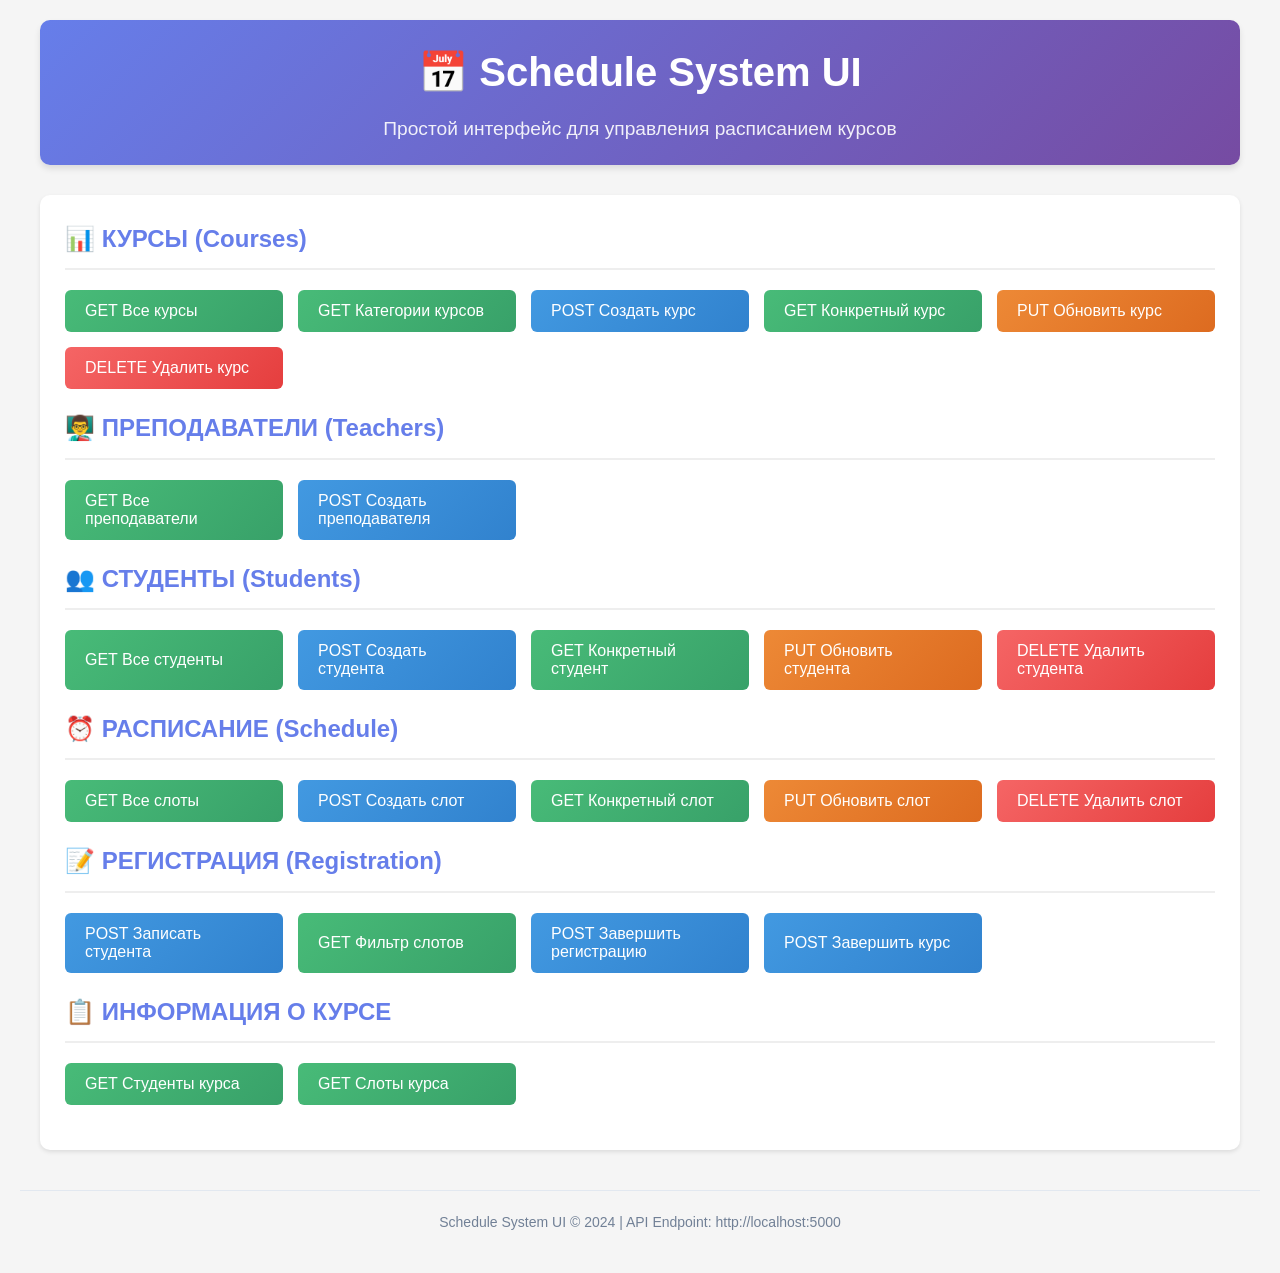
<file: ui/index.html>
<!DOCTYPE html>
<html lang="ru">
<head>
    <meta charset="UTF-8">
    <meta name="viewport" content="width=device-width, initial-scale=1.0">
    <title>Schedule System UI</title>
    <style>
        * {
            box-sizing: border-box;
            margin: 0;
            padding: 0;
        }
        
        body {
            font-family: Arial, sans-serif;
            line-height: 1.6;
            color: #333;
            background-color: #f5f5f5;
            padding: 20px;
        }
        
        .container {
            max-width: 1200px;
            margin: 0 auto;
        }
        
        header {
            text-align: center;
            margin-bottom: 30px;
            padding: 20px;
            background: linear-gradient(135deg, #667eea 0%, #764ba2 100%);
            color: white;
            border-radius: 10px;
            box-shadow: 0 4px 6px rgba(0, 0, 0, 0.1);
        }
        
        h1 {
            font-size: 2.5em;
            margin-bottom: 10px;
        }
        
        .subtitle {
            font-size: 1.2em;
            opacity: 0.9;
        }
        
        .controls {
            background: white;
            padding: 25px;
            border-radius: 10px;
            box-shadow: 0 2px 4px rgba(0, 0, 0, 0.1);
            margin-bottom: 30px;
        }
        
        h2 {
            color: #667eea;
            margin-bottom: 20px;
            border-bottom: 2px solid #eee;
            padding-bottom: 10px;
        }
        
        .button-grid {
            display: grid;
            grid-template-columns: repeat(auto-fill, minmax(200px, 1fr));
            gap: 15px;
            margin-bottom: 20px;
        }
        
        button {
            padding: 12px 20px;
            background: linear-gradient(135deg, #667eea 0%, #764ba2 100%);
            color: white;
            border: none;
            border-radius: 6px;
            cursor: pointer;
            font-size: 16px;
            font-weight: 500;
            transition: all 0.3s ease;
            text-align: left;
        }
        
        button:hover {
            transform: translateY(-2px);
            box-shadow: 0 4px 12px rgba(0, 0, 0, 0.15);
        }
        
        .delete-btn {
            background: linear-gradient(135deg, #f56565 0%, #e53e3e 100%);
        }
        
        .get-btn {
            background: linear-gradient(135deg, #48bb78 0%, #38a169 100%);
        }
        
        .post-btn {
            background: linear-gradient(135deg, #4299e1 0%, #3182ce 100%);
        }
        
        .put-btn {
            background: linear-gradient(135deg, #ed8936 0%, #dd6b20 100%);
        }
        
        .data-display {
            background: white;
            padding: 25px;
            border-radius: 10px;
            box-shadow: 0 2px 4px rgba(0, 0, 0, 0.1);
            margin-top: 20px;
        }
        
        .response-section {
            margin-top: 20px;
        }
        
        .response-info {
            background: #f8f9fa;
            padding: 15px;
            border-radius: 6px;
            margin-bottom: 15px;
            border-left: 4px solid #667eea;
        }
        
        .json-display {
            background: #282c34;
            color: #abb2bf;
            padding: 20px;
            border-radius: 6px;
            overflow-x: auto;
            font-family: 'Courier New', monospace;
            font-size: 14px;
            max-height: 500px;
            overflow-y: auto;
        }
        
        .json-key {
            color: #e06c75;
        }
        
        .json-string {
            color: #98c379;
        }
        
        .json-number {
            color: #d19a66;
        }
        
        .json-boolean {
            color: #56b6c2;
        }
        
        .json-null {
            color: #c678dd;
        }
        
        .form-group {
            margin-bottom: 15px;
        }
        
        label {
            display: block;
            margin-bottom: 5px;
            font-weight: 600;
            color: #4a5568;
        }
        
        input, select, textarea {
            width: 100%;
            padding: 10px;
            border: 1px solid #e2e8f0;
            border-radius: 6px;
            font-size: 16px;
        }
        
        textarea {
            height: 100px;
            resize: vertical;
        }
        
        .form-row {
            display: grid;
            grid-template-columns: repeat(auto-fit, minmax(200px, 1fr));
            gap: 15px;
        }
        
        .status-indicator {
            display: inline-block;
            padding: 4px 12px;
            border-radius: 20px;
            font-size: 14px;
            font-weight: 600;
            margin-right: 10px;
        }
        
        .status-success {
            background: #c6f6d5;
            color: #22543d;
        }
        
        .status-error {
            background: #fed7d7;
            color: #742a2a;
        }
        
        .status-pending {
            background: #fed7e2;
            color: #702459;
        }
        
        footer {
            text-align: center;
            margin-top: 40px;
            padding: 20px;
            color: #718096;
            font-size: 14px;
            border-top: 1px solid #e2e8f0;
        }
        
        @media (max-width: 768px) {
            .button-grid {
                grid-template-columns: 1fr;
            }
            
            .form-row {
                grid-template-columns: 1fr;
            }
        }
    </style>
</head>
<body>
    <div class="container">
        <header>
            <h1>📅 Schedule System UI</h1>
            <p class="subtitle">Простой интерфейс для управления расписанием курсов</p>
        </header>
        
        <div class="controls">
            <h2>📊 КУРСЫ (Courses)</h2>
            <div class="button-grid">
                <button class="get-btn" onclick="getCourses()">GET Все курсы</button>
                <button class="get-btn" onclick="getCourseCategories()">GET Категории курсов</button>
                <button class="post-btn" onclick="showCreateCourseForm()">POST Создать курс</button>
                <button class="get-btn" onclick="promptGetCourse()">GET Конкретный курс</button>
                <button class="put-btn" onclick="promptUpdateCourse()">PUT Обновить курс</button>
                <button class="delete-btn" onclick="promptDeleteCourse()">DELETE Удалить курс</button>
            </div>
            
            <h2>👨‍🏫 ПРЕПОДАВАТЕЛИ (Teachers)</h2>
            <div class="button-grid">
                <button class="get-btn" onclick="getTeachers()">GET Все преподаватели</button>
                <button class="post-btn" onclick="showCreateTeacherForm()">POST Создать преподавателя</button>
            </div>
            
            <h2>👥 СТУДЕНТЫ (Students)</h2>
            <div class="button-grid">
                <button class="get-btn" onclick="getStudents()">GET Все студенты</button>
                <button class="post-btn" onclick="showCreateStudentForm()">POST Создать студента</button>
                <button class="get-btn" onclick="promptGetStudent()">GET Конкретный студент</button>
                <button class="put-btn" onclick="promptUpdateStudent()">PUT Обновить студента</button>
                <button class="delete-btn" onclick="promptDeleteStudent()">DELETE Удалить студента</button>
            </div>
            
            <h2>⏰ РАСПИСАНИЕ (Schedule)</h2>
            <div class="button-grid">
                <button class="get-btn" onclick="getSchedule()">GET Все слоты</button>
                <button class="post-btn" onclick="showCreateSlotForm()">POST Создать слот</button>
                <button class="get-btn" onclick="promptGetSlot()">GET Конкретный слот</button>
                <button class="put-btn" onclick="promptUpdateSlot()">PUT Обновить слот</button>
                <button class="delete-btn" onclick="promptDeleteSlot()">DELETE Удалить слот</button>
            </div>
            
            <h2>📝 РЕГИСТРАЦИЯ (Registration)</h2>
            <div class="button-grid">
                <button class="post-btn" onclick="showEnrollForm()">POST Записать студента</button>
                <button class="get-btn" onclick="getFilteredSlots()">GET Фильтр слотов</button>
                <button class="post-btn" onclick="promptCompleteRegistration()">POST Завершить регистрацию</button>
                <button class="post-btn" onclick="promptCompleteCourse()">POST Завершить курс</button>
            </div>
            
            <h2>📋 ИНФОРМАЦИЯ О КУРСЕ</h2>
            <div class="button-grid">
                <button class="get-btn" onclick="promptCourseStudents()">GET Студенты курса</button>
                <button class="get-btn" onclick="promptCourseSlots()">GET Слоты курса</button>
            </div>
        </div>
        
        <div class="data-display" id="forms-section" style="display: none;">
            <!-- Формы будут отображаться здесь -->
        </div>
        
        <div class="data-display" id="response-section" style="display: none;">
            <div class="response-info">
                <span id="response-status"></span>
                <span id="response-endpoint"></span>
                <span id="response-time"></span>
            </div>
            <div id="json-display" class="json-display"></div>
        </div>
    </div>
    
    <footer>
        <p>Schedule System UI &copy; 2024 | API Endpoint: <span id="api-url">http://localhost:5000</span></p>
    </footer>

    <script>
        const API_BASE = 'http://localhost:5000';
        
        // Форматирование JSON для красивого отображения
        function syntaxHighlight(json) {
            if (typeof json !== 'string') {
                json = JSON.stringify(json, null, 2);
            }
            json = json.replace(/&/g, '&amp;').replace(/</g, '&lt;').replace(/>/g, '&gt;');
            return json.replace(
                /("(\\u[a-zA-Z0-9]{4}|\\[^u]|[^\\"])*"(\s*:)?|\b(true|false|null)\b|-?\d+(?:\.\d*)?(?:[eE][+\-]?\d+)?)/g,
                function(match) {
                    let cls = 'json-number';
                    if (/^"/.test(match)) {
                        if (/:$/.test(match)) {
                            cls = 'json-key';
                        } else {
                            cls = 'json-string';
                        }
                    } else if (/true|false/.test(match)) {
                        cls = 'json-boolean';
                    } else if (/null/.test(match)) {
                        cls = 'json-null';
                    }
                    return '<span class="' + cls + '">' + match + '</span>';
                }
            );
        }
        
        // Отображение ответа
        function displayResponse(endpoint, method, status, data, responseTime) {
            const section = document.getElementById('response-section');
            const statusElem = document.getElementById('response-status');
            const endpointElem = document.getElementById('response-endpoint');
            const timeElem = document.getElementById('response-time');
            const jsonDisplay = document.getElementById('json-display');
            
            statusElem.innerHTML = `<span class="status-indicator ${status >= 200 && status < 300 ? 'status-success' : 'status-error'}">${method} ${status}</span>`;
            endpointElem.textContent = endpoint;
            timeElem.textContent = `${responseTime}ms`;
            
            if (typeof data === 'object' && data !== null) {
                jsonDisplay.innerHTML = syntaxHighlight(data);
            } else {
                jsonDisplay.textContent = data || 'Нет данных';
            }
            
            section.style.display = 'block';
            section.scrollIntoView({ behavior: 'smooth' });
        }
        
        // Общая функция для запросов
        async function makeRequest(method, endpoint, data = null) {
            const startTime = Date.now();
            const url = endpoint.startsWith('http') ? endpoint : `${API_BASE}${endpoint}`;
            
            const options = {
                method: method,
                headers: {
                    'Content-Type': 'application/json',
                }
            };
            
            if (data && method !== 'GET') {
                options.body = JSON.stringify(data);
            }
            
            try {
                const response = await fetch(url, options);
                const responseTime = Date.now() - startTime;
                
                let responseData;
                try {
                    responseData = await response.json();
                } catch {
                    responseData = await response.text();
                }
                
                displayResponse(endpoint, method, response.status, responseData, responseTime);
                return responseData;
            } catch (error) {
                const responseTime = Date.now() - startTime;
                displayResponse(endpoint, method, 0, { error: error.message }, responseTime);
                throw error;
            }
        }
        
        // Вспомогательные функции для prompt
        function promptId(message) {
            return prompt(message);
        }
        
        // ==================== КУРСЫ ====================
        function getCourses() {
            makeRequest('GET', '/courses/');
        }
        
        function getCourseCategories() {
            makeRequest('GET', '/course-categories/');
        }
        
        function showCreateCourseForm() {
            const formsSection = document.getElementById('forms-section');
            formsSection.innerHTML = `
                <h2>Создать новый курс</h2>
                <form id="create-course-form" onsubmit="event.preventDefault(); createCourse();">
                    <div class="form-row">
                        <div class="form-group">
                            <label>Название курса *</label>
                            <input type="text" id="course-name" required>
                        </div>
                        <div class="form-group">
                            <label>ID категории *</label>
                            <input type="number" id="course-category" required>
                        </div>
                        <div class="form-group">
                            <label>ID преподавателя *</label>
                            <input type="number" id="course-teacher" required>
                        </div>
                    </div>
                    <div class="form-row">
                        <div class="form-group">
                            <label>Макс. студентов</label>
                            <input type="number" id="course-max" value="15">
                        </div>
                        <div class="form-group">
                            <label>Длительность (мин)</label>
                            <input type="number" id="course-duration" value="90">
                        </div>
                        <div class="form-group">
                            <label>Цена</label>
                            <input type="number" step="0.01" id="course-price" value="0">
                        </div>
                    </div>
                    <div class="form-group">
                        <label>Описание</label>
                        <textarea id="course-description"></textarea>
                    </div>
                    <button type="submit" class="post-btn">Создать курс</button>
                    <button type="button" onclick="hideForms()">Отмена</button>
                </form>
            `;
            formsSection.style.display = 'block';
        }
        
        function createCourse() {
            const data = {
                name: document.getElementById('course-name').value,
                category_id: parseInt(document.getElementById('course-category').value),
                teacher_id: parseInt(document.getElementById('course-teacher').value),
                max_students: parseInt(document.getElementById('course-max').value),
                duration_minutes: parseInt(document.getElementById('course-duration').value),
                price: parseFloat(document.getElementById('course-price').value),
                description: document.getElementById('course-description').value,
                is_active: true
            };
            
            makeRequest('POST', '/courses/', data);
            hideForms();
        }
        
        function promptGetCourse() {
            const courseId = promptId('Введите ID курса:');
            if (courseId) {
                makeRequest('GET', `/courses/${courseId}`);
            }
        }
        
        function promptUpdateCourse() {
            const courseId = promptId('Введите ID курса для обновления:');
            if (courseId) {
                const name = prompt('Новое название (оставьте пустым, чтобы не менять):');
                const max = prompt('Макс. студентов (оставьте пустым, чтобы не менять):');
                
                const data = {};
                if (name) data.name = name;
                if (max) data.max_students = parseInt(max);
                
                if (Object.keys(data).length > 0) {
                    makeRequest('PUT', `/courses/${courseId}`, data);
                }
            }
        }
        
        function promptDeleteCourse() {
            const courseId = promptId('Введите ID курса для удаления:');
            if (courseId && confirm(`Удалить курс ${courseId}?`)) {
                makeRequest('DELETE', `/courses/${courseId}`);
            }
        }
        
        // ==================== ПРЕПОДАВАТЕЛИ ====================
        function getTeachers() {
            makeRequest('GET', '/teachers/');
        }
        
        function showCreateTeacherForm() {
            alert('Функция создания преподавателя требует реализации соответствующего эндпоинта на бэкенде');
        }
        
        // ==================== СТУДЕНТЫ ====================
        function getStudents() {
            makeRequest('GET', '/students/');
        }
        
        function showCreateStudentForm() {
            const formsSection = document.getElementById('forms-section');
            formsSection.innerHTML = `
                <h2>Создать нового студента</h2>
                <form id="create-student-form" onsubmit="event.preventDefault(); createStudent();">
                    <div class="form-row">
                        <div class="form-group">
                            <label>Имя *</label>
                            <input type="text" id="student-firstname" required>
                        </div>
                        <div class="form-group">
                            <label>Фамилия *</label>
                            <input type="text" id="student-lastname" required>
                        </div>
                        <div class="form-group">
                            <label>Отчество</label>
                            <input type="text" id="student-surname">
                        </div>
                    </div>
                    <div class="form-row">
                        <div class="form-group">
                            <label>Дата рождения * (ГГГГ-ММ-ДД)</label>
                            <input type="date" id="student-birthday" required>
                        </div>
                        <div class="form-group">
                            <label>Телефон</label>
                            <input type="tel" id="student-phone">
                        </div>
                        <div class="form-group">
                            <label>Email</label>
                            <input type="email" id="student-email">
                        </div>
                    </div>
                    <div class="form-group">
                        <label>Адрес *</label>
                        <input type="text" id="student-address" required>
                    </div>
                    <div class="form-row">
                        <div class="form-group">
                            <label>Учебное заведение *</label>
                            <input type="text" id="student-institution" required>
                        </div>
                        <div class="form-group">
                            <label>Группа *</label>
                            <input type="text" id="student-group" required>
                        </div>
                    </div>
                    <div class="form-row">
                        <div class="form-group">
                            <label>Тип обучения *</label>
                            <select id="student-edu-type" required>
                                <option value="">Выберите тип</option>
                                <option value="budget">Бюджет</option>
                                <option value="contract">Контракт</option>
                                <option value="distance">Дистанционное</option>
                            </select>
                        </div>
                        <div class="form-group">
                            <label>
                                <input type="checkbox" id="student-enrolled"> Зачислен в этом году
                            </label>
                        </div>
                    </div>
                    <button type="submit" class="post-btn">Создать студента</button>
                    <button type="button" onclick="hideForms()">Отмена</button>
                </form>
            `;
            formsSection.style.display = 'block';
        }
        
        function createStudent() {
            const data = {
                firstname: document.getElementById('student-firstname').value,
                lastname: document.getElementById('student-lastname').value,
                surname: document.getElementById('student-surname').value,
                phone_number: document.getElementById('student-phone').value,
                email: document.getElementById('student-email').value,
                birthday: document.getElementById('student-birthday').value,
                address: document.getElementById('student-address').value,
                educational_institution: document.getElementById('student-institution').value,
                group_name: document.getElementById('student-group').value,
                education_type: document.getElementById('student-edu-type').value,
                enrolled_this_year: document.getElementById('student-enrolled').checked
            };
            
            makeRequest('POST', '/students/', data);
            hideForms();
        }
        
        function promptGetStudent() {
            const studentId = promptId('Введите ID студента:');
            if (studentId) {
                makeRequest('GET', `/students/${studentId}`);
            }
        }
        
        function promptUpdateStudent() {
            const studentId = promptId('Введите ID студента для обновления:');
            if (studentId) {
                const phone = prompt('Новый телефон (оставьте пустым, чтобы не менять):');
                const email = prompt('Новый email (оставьте пустым, чтобы не менять):');
                
                const data = {};
                if (phone) data.phone_number = phone;
                if (email) data.email = email;
                
                if (Object.keys(data).length > 0) {
                    makeRequest('PUT', `/students/${studentId}`, data);
                }
            }
        }
        
        function promptDeleteStudent() {
            const studentId = promptId('Введите ID студента для удаления:');
            if (studentId && confirm(`Удалить студента ${studentId}?`)) {
                makeRequest('DELETE', `/students/${studentId}`);
            }
        }
        
        // ==================== РАСПИСАНИЕ ====================
        function getSchedule() {
            makeRequest('GET', '/schedule/');
        }
        
        function showCreateSlotForm() {
            const formsSection = document.getElementById('forms-section');
            formsSection.innerHTML = `
                <h2>Создать новый слот расписания</h2>
                <form id="create-slot-form" onsubmit="event.preventDefault(); createSlot();">
                    <div class="form-row">
                        <div class="form-group">
                            <label>ID курса *</label>
                            <input type="number" id="slot-course" required>
                        </div>
                        <div class="form-group">
                            <label>День недели * (1-7)</label>
                            <input type="number" id="slot-day" min="1" max="7" required>
                        </div>
                        <div class="form-group">
                            <label>Аудитория *</label>
                            <input type="text" id="slot-classroom" required>
                        </div>
                    </div>
                    <div class="form-row">
                        <div class="form-group">
                            <label>Время начала * (ЧЧ:ММ)</label>
                            <input type="time" id="slot-start" required>
                        </div>
                        <div class="form-group">
                            <label>Время окончания * (ЧЧ:ММ)</label>
                            <input type="time" id="slot-end" required>
                        </div>
                    </div>
                    <button type="submit" class="post-btn">Создать слот</button>
                    <button type="button" onclick="hideForms()">Отмена</button>
                </form>
            `;
            formsSection.style.display = 'block';
        }
        
        function createSlot() {
            const data = {
                course_id: parseInt(document.getElementById('slot-course').value),
                day_of_week: parseInt(document.getElementById('slot-day').value),
                classroom: document.getElementById('slot-classroom').value,
                start_time: document.getElementById('slot-start').value.slice(0, 5),
                end_time: document.getElementById('slot-end').value.slice(0, 5)
            };
            
            makeRequest('POST', '/schedule/', data);
            hideForms();
        }
        
        function promptGetSlot() {
            const slotId = promptId('Введите ID слота:');
            if (slotId) {
                makeRequest('GET', `/schedule/${slotId}`);
            }
        }
        
        function promptUpdateSlot() {
            const slotId = promptId('Введите ID слота для обновления:');
            if (slotId) {
                const classroom = prompt('Новая аудитория (оставьте пустым, чтобы не менять):');
                const time = prompt('Новое время (ЧЧ:ММ-ЧЧ:ММ) или оставьте пустым:');
                
                const data = {};
                if (classroom) data.classroom = classroom;
                if (time) {
                    const [start, end] = time.split('-');
                    data.start_time = start;
                    data.end_time = end;
                }
                
                if (Object.keys(data).length > 0) {
                    makeRequest('PUT', `/schedule/${slotId}`, data);
                }
            }
        }
        
        function promptDeleteSlot() {
            const slotId = promptId('Введите ID слота для удаления:');
            if (slotId && confirm(`Удалить слот ${slotId}?`)) {
                makeRequest('DELETE', `/schedule/${slotId}`);
            }
        }
        
        // ==================== РЕГИСТРАЦИЯ ====================
        function showEnrollForm() {
            const formsSection = document.getElementById('forms-section');
            formsSection.innerHTML = `
                <h2>Записать студента на курс</h2>
                <form id="enroll-form" onsubmit="event.preventDefault(); enrollStudent();">
                    <div class="form-row">
                        <div class="form-group">
                            <label>ID студента *</label>
                            <input type="number" id="enroll-student" required>
                        </div>
                        <div class="form-group">
                            <label>ID слота расписания *</label>
                            <input type="number" id="enroll-slot" required>
                        </div>
                    </div>
                    <button type="submit" class="post-btn">Записать студента</button>
                    <button type="button" onclick="hideForms()">Отмена</button>
                </form>
            `;
            formsSection.style.display = 'block';
        }
        
        function enrollStudent() {
            const data = {
                student_id: parseInt(document.getElementById('enroll-student').value),
                slot_id: parseInt(document.getElementById('enroll-slot').value)
            };
            
            makeRequest('POST', '/registration/enroll', data);
            hideForms();
        }
        
        function getFilteredSlots() {
            const courseId = prompt('ID курса (оставьте пустым, чтобы пропустить):');
            const classroom = prompt('Аудитория (оставьте пустым, чтобы пропустить):');
            const day = prompt('День недели 1-7 (оставьте пустым, чтобы пропустить):');
            
            let url = '/registration/filter_slots?';
            const params = [];
            if (courseId) params.push(`course_id=${courseId}`);
            if (classroom) params.push(`classroom=${classroom}`);
            if (day) params.push(`day=${day}`);
            
            makeRequest('GET', url + params.join('&'));
        }
        
        function promptCompleteRegistration() {
            const regId = promptId('Введите ID регистрации:');
            if (regId) {
                makeRequest('POST', `/courses/complete_registration/${regId}`);
            }
        }
        
        function promptCompleteCourse() {
            const regId = promptId('Введите ID регистрации:');
            if (regId) {
                makeRequest('POST', `/registration/complete/${regId}`);
            }
        }
        
        // ==================== ИНФОРМАЦИЯ О КУРСЕ ====================
        function promptCourseStudents() {
            const courseId = promptId('Введите ID курса:');
            if (courseId) {
                makeRequest('GET', `/courses/${courseId}/students`);
            }
        }
        
        function promptCourseSlots() {
            const courseId = promptId('Введите ID курса:');
            if (courseId) {
                makeRequest('GET', `/courses/${courseId}/slots`);
            }
        }
        
        // ==================== ВСПОМОГАТЕЛЬНЫЕ ====================
        function hideForms() {
            document.getElementById('forms-section').style.display = 'none';
        }
        
        // Инициализация при загрузке
        document.addEventListener('DOMContentLoaded', function() {
            document.getElementById('api-url').textContent = API_BASE;
        });
    </script>
</body>
</html>
</file>
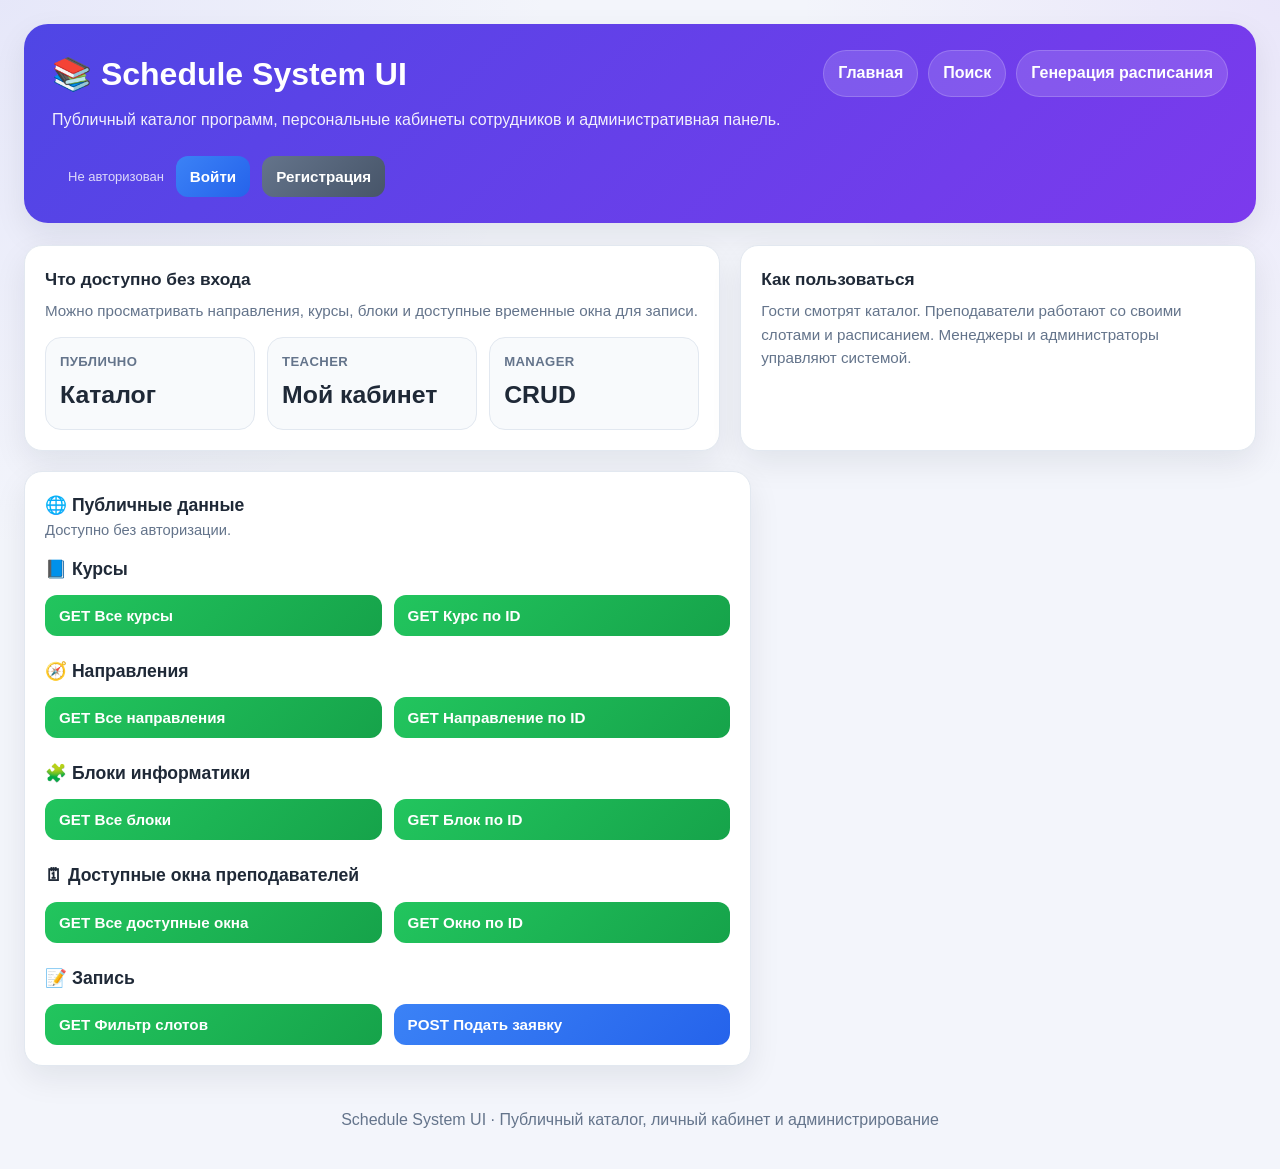
<file: frontend/maga-ui/index.html>
<!DOCTYPE html>
<html lang="ru">
<head>
  <meta charset="UTF-8" />
  <meta name="viewport" content="width=device-width, initial-scale=1.0" />
  <title>Schedule System UI — Главная</title>
  <link rel="stylesheet" href="assets/css/style.css" />
</head>
<body>
  <div class="page-shell">
    <header class="topbar">
      <div class="topbar-row">
        <div>
          <div class="brand-title">📚 Schedule System UI</div>
          <div class="brand-subtitle">
            Публичный каталог программ, персональные кабинеты сотрудников и административная панель.
          </div>
        </div>

        <nav class="topnav">
          <a href="index.html" data-nav>Главная</a>
          <a href="search.html" data-nav>Поиск</a>
          <a href="schedule-generation.html" data-nav>Генерация расписания</a>
        </nav>

        <div class="auth-panel" style="display:flex; align-items:center; gap:12px; margin-left:16px;">
          <div id="auth-user-box" style="text-align:right;"></div>
          <button id="auth-login-btn" class="post-btn" type="button">Войти</button>
          <button id="auth-register-btn" class="secondary-btn" type="button">Регистрация</button>
          <button id="auth-logout-btn" class="ghost-btn" type="button" style="display:none;">Выйти</button>
        </div>
      </div>
    </header>

    <section class="hero-grid">
      <div class="panel">
        <div class="panel-title">Что доступно без входа</div>
        <div class="panel-subtitle">
          Можно просматривать направления, курсы, блоки и доступные временные окна для записи.
        </div>
        <div class="metrics-grid">
          <div class="metric-card">
            <div class="metric-label">Публично</div>
            <div class="metric-value">Каталог</div>
          </div>
          <div class="metric-card">
            <div class="metric-label">Teacher</div>
            <div class="metric-value">Мой кабинет</div>
          </div>
          <div class="metric-card">
            <div class="metric-label">Manager</div>
            <div class="metric-value">CRUD</div>
          </div>
        </div>
      </div>

      <div class="panel">
        <div class="panel-title">Как пользоваться</div>
        <div class="panel-subtitle">
          Гости смотрят каталог. Преподаватели работают со своими слотами и расписанием. Менеджеры и администраторы управляют системой.
        </div>
      </div>
    </section>

    <div class="page-grid">
      <main>
        <section class="section-card">
          <div class="section-head">
            <div>
              <div class="section-title">🌐 Публичные данные</div>
              <div class="section-note">Доступно без авторизации.</div>
            </div>
          </div>

          <h2 class="section-title" style="margin-bottom:12px;">📘 Курсы</h2>
          <div class="button-grid">
            <button class="get-btn" onclick="getCourses()">GET Все курсы</button>
            <button class="get-btn" onclick="promptGetCourse()">GET Курс по ID</button>
          </div>

          <h2 class="section-title" style="margin:22px 0 12px;">🧭 Направления</h2>
          <div class="button-grid">
            <button class="get-btn" onclick="getCourseCategories()">GET Все направления</button>
            <button class="get-btn" onclick="promptGetCourseCategory()">GET Направление по ID</button>
          </div>

          <h2 class="section-title" style="margin:22px 0 12px;">🧩 Блоки информатики</h2>
          <div class="button-grid">
            <button class="get-btn" onclick="getInformaticsBlocks()">GET Все блоки</button>
            <button class="get-btn" onclick="promptGetInformaticsBlock()">GET Блок по ID</button>
          </div>

          <h2 class="section-title" style="margin:22px 0 12px;">🗓 Доступные окна преподавателей</h2>
          <div class="button-grid">
            <button class="get-btn" onclick="getTeacherOfferingSlotsPublic()">GET Все доступные окна</button>
            <button class="get-btn" onclick="promptGetTeacherOfferingSlotPublic()">GET Окно по ID</button>
          </div>

          <h2 class="section-title" style="margin:22px 0 12px;">📝 Запись</h2>
          <div class="button-grid">
            <button class="get-btn" onclick="getFilteredSlots()">GET Фильтр слотов</button>
            <button class="post-btn" onclick="showEnrollForm()">POST Подать заявку</button>
          </div>
        </section>

        <section class="section-card" data-roles="teacher,admin">
          <div class="section-head">
            <div>
              <div class="section-title">👨‍🏫 Кабинет преподавателя</div>
              <div class="section-note">Персональные действия текущего преподавателя.</div>
            </div>
          </div>

          <div class="button-grid">
            <button class="get-btn" onclick="getMyTeacherProfile()">GET Мой профиль</button>
            <button class="get-btn" onclick="getMyTeacherOfferingSlots()">GET Мои слоты</button>
            <button class="get-btn" onclick="getMyTeacherSchedule()">GET Моё расписание</button>
          </div>
        </section>

        <section class="section-card" data-roles="manager,admin">
          <div class="section-head">
            <div>
              <div class="section-title">🛠 Управление системой</div>
              <div class="section-note">Доступно менеджеру и администратору.</div>
            </div>
          </div>

          <h2 class="section-title" style="margin-bottom:12px;">📘 Курсы</h2>
          <div class="button-grid">
            <button class="post-btn" onclick="showCreateCourseForm()">POST Создать курс</button>
            <button class="put-btn" onclick="promptUpdateCourse()">PUT Обновить курс</button>
            <button class="delete-btn" onclick="promptDeleteCourse()">DELETE Удалить курс</button>
          </div>

          <h2 class="section-title" style="margin:22px 0 12px;">🧭 Направления</h2>
          <div class="button-grid">
            <button class="post-btn" onclick="showCreateCourseCategoryForm()">POST Создать направление</button>
            <button class="put-btn" onclick="promptUpdateCourseCategory()">PUT Обновить направление</button>
            <button class="delete-btn" onclick="promptDeleteCourseCategory()">DELETE Удалить направление</button>
          </div>

          <h2 class="section-title" style="margin:22px 0 12px;">👥 Группы</h2>
          <div class="button-grid">
            <button class="get-btn" onclick="getCourseGroups()">GET Все группы</button>
            <button class="post-btn" onclick="showCreateCourseGroupForm()">POST Создать группу</button>
            <button class="get-btn" onclick="promptGetCourseGroup()">GET Группа по ID</button>
            <button class="put-btn" onclick="promptUpdateCourseGroup()">PUT Обновить группу</button>
            <button class="delete-btn" onclick="promptDeleteCourseGroup()">DELETE Удалить группу</button>
          </div>

          <h2 class="section-title" style="margin:22px 0 12px;">🏫 Аудитории</h2>
          <div class="button-grid">
            <button class="get-btn" onclick="getClassrooms()">GET Все аудитории</button>
            <button class="post-btn" onclick="showCreateClassroomForm()">POST Создать аудиторию</button>
            <button class="get-btn" onclick="promptGetClassroom()">GET Аудитория по ID</button>
            <button class="put-btn" onclick="promptUpdateClassroom()">PUT Обновить аудиторию</button>
            <button class="delete-btn" onclick="promptDeleteClassroom()">DELETE Удалить аудиторию</button>
          </div>

          <h2 class="section-title" style="margin:22px 0 12px;">🧩 Блоки информатики</h2>
          <div class="button-grid">
            <button class="post-btn" onclick="showCreateInformaticsBlockForm()">POST Создать блок</button>
            <button class="put-btn" onclick="promptUpdateInformaticsBlock()">PUT Обновить блок</button>
            <button class="delete-btn" onclick="promptDeleteInformaticsBlock()">DELETE Удалить блок</button>
          </div>

          <h2 class="section-title" style="margin:22px 0 12px;">👨‍🏫 Преподаватели</h2>
          <div class="button-grid">
            <button class="get-btn" onclick="getTeachers()">GET Все преподаватели</button>
            <button class="post-btn" onclick="showCreateTeacherForm()">POST Создать преподавателя</button>
            <button class="get-btn" onclick="promptGetTeacher()">GET Преподаватель по ID</button>
            <button class="put-btn" onclick="promptUpdateTeacher()">PUT Обновить преподавателя</button>
            <button class="delete-btn" onclick="promptDeleteTeacher()">DELETE Удалить преподавателя</button>
          </div>

          <h2 class="section-title" style="margin:22px 0 12px;">🧑‍💼 Ассистенты</h2>
          <div class="button-grid">
            <button class="get-btn" onclick="getAssistants()">GET Все ассистенты</button>
            <button class="post-btn" onclick="showCreateAssistantForm()">POST Создать ассистента</button>
            <button class="get-btn" onclick="promptGetAssistant()">GET Ассистент по ID</button>
            <button class="put-btn" onclick="promptUpdateAssistant()">PUT Обновить ассистента</button>
            <button class="delete-btn" onclick="promptDeleteAssistant()">DELETE Удалить ассистента</button>
          </div>

          <h2 class="section-title" style="margin:22px 0 12px;">🎓 Студенты</h2>
          <div class="button-grid">
            <button class="get-btn" onclick="getStudents()">GET Все студенты</button>
            <button class="post-btn" onclick="showCreateStudentForm()">POST Создать студента</button>
            <button class="get-btn" onclick="promptGetStudent()">GET Студент по ID</button>
            <button class="put-btn" onclick="promptUpdateStudent()">PUT Обновить студента</button>
            <button class="delete-btn" onclick="promptDeleteStudent()">DELETE Удалить студента</button>
          </div>

          <h2 class="section-title" style="margin:22px 0 12px;">⏰ Слоты расписания</h2>
          <div class="button-grid">
            <button class="post-btn" onclick="showCreateSlotForm()">POST Создать слот</button>
            <button class="put-btn" onclick="promptUpdateSlot()">PUT Обновить слот</button>
            <button class="delete-btn" onclick="promptDeleteSlot()">DELETE Удалить слот</button>
          </div>

          <h2 class="section-title" style="margin:22px 0 12px;">🔁 Подмены ассистентов</h2>
          <div class="button-grid">
            <button class="get-btn" onclick="getAssistantSubstitutions()">GET Все подмены</button>
            <button class="post-btn" onclick="showCreateAssistantSubstitutionForm()">POST Создать подмену</button>
            <button class="get-btn" onclick="promptGetAssistantSubstitution()">GET Подмена по ID</button>
            <button class="put-btn" onclick="promptUpdateAssistantSubstitution()">PUT Обновить подмену</button>
            <button class="delete-btn" onclick="promptDeleteAssistantSubstitution()">DELETE Удалить подмену</button>
          </div>
        </section>
      </main>

      <aside>
        <section id="forms-section" class="section-card hidden"></section>

        <section id="response-section" class="response-panel hidden">
          <div class="response-info">
            <span id="response-status"></span>
            <span id="response-endpoint"></span>
            <span id="response-time"></span>
          </div>
          <div id="json-display" class="json-display"></div>
        </section>
      </aside>
    </div>

    <footer class="footer">
      Schedule System UI · Публичный каталог, личный кабинет и администрирование
    </footer>
  </div>

  <script src="assets/js/config.js"></script>
  <script src="assets/js/ui.js"></script>
  <script src="assets/js/api.js"></script>
  <script src="assets/js/auth.js"></script>
  <script src="assets/js/access.js"></script>

  <script src="assets/js/courseCategories.js"></script>
  <script src="assets/js/courseGroups.js"></script>
  <script src="assets/js/classrooms.js"></script>
  <script src="assets/js/informaticsBlocks.js"></script>
  <script src="assets/js/assistants.js"></script>
  <script src="assets/js/assistantSubstitutions.js"></script>
  <script src="assets/js/courses.js"></script>
  <script src="assets/js/teachers.js"></script>
  <script src="assets/js/students.js"></script>
  <script src="assets/js/schedule.js"></script>
  <script src="assets/js/registration.js"></script>
  <script src="assets/js/courseInfo.js"></script>
  <script src="assets/js/teacherOfferingSlots.js"></script>
  <script src="assets/js/teacherOfferingSlotsPublic.js"></script>

  <script>
    document.addEventListener('DOMContentLoaded', function () {
      if (window.authInit) window.authInit();
    });
  </script>
</body>
</html>
</file>
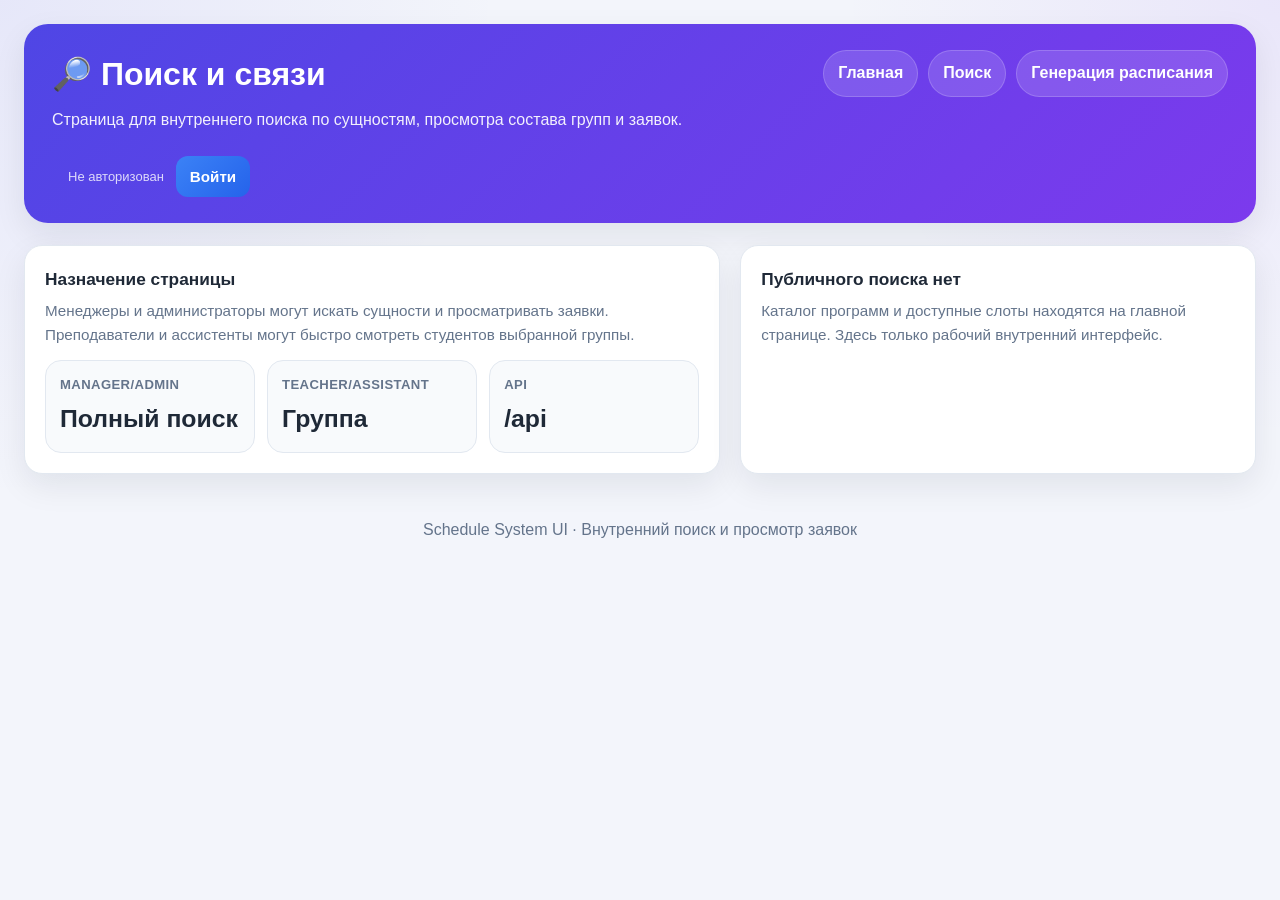
<file: frontend/maga-ui/search.html>
<!DOCTYPE html>
<html lang="ru">
<head>
  <meta charset="UTF-8" />
  <meta name="viewport" content="width=device-width, initial-scale=1.0" />
  <title>Schedule System UI — Поиск</title>
  <link rel="stylesheet" href="assets/css/style.css" />
</head>
<body>
  <div class="page-shell">
    <header class="topbar">
      <div class="topbar-row">
        <div>
          <div class="brand-title">🔎 Поиск и связи</div>
          <div class="brand-subtitle">
            Страница для внутреннего поиска по сущностям, просмотра состава групп и заявок.
          </div>
        </div>

        <nav class="topnav">
          <a href="index.html" data-nav>Главная</a>
          <a href="search.html" data-nav>Поиск</a>
          <a href="schedule-generation.html" data-nav>Генерация расписания</a>
        </nav>

        <div class="auth-panel" style="display:flex; align-items:center; gap:12px; margin-left:16px;">
          <div id="auth-user-box" style="text-align:right;"></div>
          <button id="auth-login-btn" class="post-btn" type="button">Войти</button>
          <button id="auth-logout-btn" class="ghost-btn" type="button" style="display:none;">Выйти</button>
        </div>
      </div>
    </header>

    <section class="hero-grid">
      <div class="panel">
        <div class="panel-title">Назначение страницы</div>
        <div class="panel-subtitle">
          Менеджеры и администраторы могут искать сущности и просматривать заявки.  
          Преподаватели и ассистенты могут быстро смотреть студентов выбранной группы.
        </div>
        <div class="metrics-grid">
          <div class="metric-card">
            <div class="metric-label">Manager/Admin</div>
            <div class="metric-value">Полный поиск</div>
          </div>
          <div class="metric-card">
            <div class="metric-label">Teacher/Assistant</div>
            <div class="metric-value">Группа</div>
          </div>
          <div class="metric-card">
            <div class="metric-label">API</div>
            <div class="metric-value" id="api-url">/api</div>
          </div>
        </div>
      </div>

      <div class="panel">
        <div class="panel-title">Публичного поиска нет</div>
        <div class="panel-subtitle">
          Каталог программ и доступные слоты находятся на главной странице. Здесь только рабочий внутренний интерфейс.
        </div>
      </div>
    </section>

    <section class="section-card" data-role-note="public,parent">
      <div class="section-head">
        <div>
          <div class="section-title">Доступ ограничен</div>
          <div class="section-note">
            Эта страница предназначена для сотрудников. Публичные данные доступны на главной странице.
          </div>
        </div>
      </div>
    </section>

    <div class="page-grid page-grid--search">
      <main class="search-shell">
        <section class="section-card" data-roles="manager,admin">
          <div class="section-head">
            <div>
              <div class="section-title">Глобальный поиск</div>
              <div class="section-note">Поиск по внутренним сущностям и быстрый просмотр карточек.</div>
            </div>
          </div>

          <div class="form-row">
            <div class="form-group">
              <label>Что ищем</label>
              <select id="global-search-entity">
                <option value="courses">Курсы</option>
                <option value="course-categories">Направления</option>
                <option value="informatics-blocks">Блоки информатики</option>
                <option value="students">Студенты</option>
                <option value="teachers">Преподаватели</option>
                <option value="assistants">Ассистенты</option>
                <option value="classrooms">Аудитории</option>
                <option value="schedule-slots">Слоты расписания</option>
                <option value="assistant-substitutions">Подмены ассистентов</option>
              </select>
            </div>

            <div class="form-group">
              <label>Строка поиска</label>
              <div class="search-input-wrap">
                <input type="text" id="global-search-input" autocomplete="off" placeholder="Начни вводить..." />
                <div class="search-suggestions" id="global-search-suggestions" style="display:none;"></div>
              </div>
            </div>
          </div>

          <div class="toolbar" style="margin-top:10px;">
            <div class="small-hint" id="global-search-hint"></div>
            <div class="small-hint" id="search-explorer-status"></div>
          </div>

          <div class="generator-actions" style="margin-top:14px;">
            <button type="button" class="get-btn" data-search-preset="courses">Искать курсы</button>
            <button type="button" class="get-btn" data-search-preset="course-categories">Искать направления</button>
            <button type="button" class="get-btn" data-search-preset="students">Искать студентов</button>
            <button type="button" class="get-btn" data-search-preset="teachers">Искать преподавателей</button>
            <button type="button" class="get-btn" data-search-preset="classrooms">Искать аудитории</button>
            <button type="button" class="get-btn" data-search-preset="informatics-blocks">Искать блоки</button>
            <button type="button" class="post-btn" id="show-registration-requests-btn">Показать заявки</button>
          </div>
        </section>

        <section class="section-card" data-roles="teacher,assistant,manager,admin">
          <div class="section-head">
            <div>
              <div class="section-title">Студенты выбранной группы</div>
              <div class="section-note" id="group-students-current">
                Введи group_id вручную или выбери группу в административном поиске.
              </div>
            </div>
          </div>

          <div class="form-row">
            <div class="form-group">
              <label>ID группы</label>
              <input type="number" id="group-students-group-id" placeholder="Например: 5" />
            </div>

            <div class="form-group">
              <label>Поиск внутри группы</label>
              <input type="text" id="group-students-query" placeholder="Например: Иванов, лицей, 7А" />
            </div>
          </div>

          <div class="generator-actions">
            <button type="button" class="get-btn" id="group-students-use-selected">Взять выбранную группу</button>
            <button type="button" class="post-btn" id="group-students-search-btn">Найти студентов группы</button>
          </div>

          <div class="group-students-results" id="group-students-results" style="margin-top:14px;">
            <div class="empty-box">
              Здесь появятся студенты выбранной группы.
            </div>
          </div>
        </section>

        <section class="section-card" data-roles="manager,admin">
          <div class="section-head">
            <div>
              <div class="section-title">Заявки на курсы</div>
              <div class="section-note">Статусы, распределение и быстрые переходы по связанным сущностям.</div>
            </div>
          </div>
          <div id="registration-requests-section">
            <div class="empty-box">
              Нажми «Показать заявки», чтобы увидеть board по статусам.
            </div>
          </div>
        </section>
      </main>

      <aside class="detail-panel sidebar-panel" data-roles="manager,admin">
        <div class="section-card" style="box-shadow:none; border:none; margin-bottom:0;">
          <div class="section-head">
            <div>
              <div class="section-title">Детали выбранной сущности</div>
              <div class="section-note">Карточка объекта и переходы по связанным данным.</div>
            </div>
          </div>
          <div id="search-explorer-details">
            <div class="empty-box">
              Выбери сущность через поиск сверху.
            </div>
          </div>
        </div>

        <section id="response-section" class="response-panel hidden" style="margin:18px;">
          <div class="response-info">
            <span id="response-status"></span>
            <span id="response-endpoint"></span>
            <span id="response-time"></span>
          </div>
          <div id="json-display" class="json-display"></div>
        </section>
      </aside>
    </div>

    <footer class="footer">
      Schedule System UI · Внутренний поиск и просмотр заявок
    </footer>
  </div>

  <script src="assets/js/config.js"></script>
  <script src="assets/js/ui.js"></script>
  <script src="assets/js/api.js"></script>
  <script src="assets/js/auth.js"></script>
  <script src="assets/js/access.js"></script>
  <script src="assets/js/searchExplorer.js"></script>

  <script>
    document.addEventListener('DOMContentLoaded', function () {
      if (window.authInit) window.authInit();
    });
  </script>
</body>
</html>
</file>
<file: frontend/maga-ui/assets/css/style.css>
* { box-sizing: border-box; margin: 0; padding: 0; }

:root {
  --bg: #f3f5fb;
  --surface: #ffffff;
  --surface-soft: #f8fafc;
  --border: #e2e8f0;
  --text: #1f2937;
  --muted: #64748b;
  --primary: #4f46e5;
  --primary-2: #7c3aed;
  --success: #16a34a;
  --warning: #d97706;
  --danger: #dc2626;
  --info: #2563eb;
  --shadow: 0 12px 32px rgba(15, 23, 42, 0.08);
  --radius: 18px;
}

body {
  font-family: Arial, sans-serif;
  line-height: 1.55;
  color: var(--text);
  background:
    radial-gradient(circle at top left, rgba(79,70,229,0.08), transparent 32%),
    radial-gradient(circle at top right, rgba(124,58,237,0.08), transparent 28%),
    var(--bg);
  min-height: 100vh;
}

a { color: inherit; text-decoration: none; }

.page-shell {
  max-width: 1440px;
  margin: 0 auto;
  padding: 24px;
}

.topbar {
  background: linear-gradient(135deg, var(--primary) 0%, var(--primary-2) 100%);
  color: white;
  border-radius: 24px;
  box-shadow: var(--shadow);
  padding: 26px 28px;
  margin-bottom: 22px;
}

.topbar-row {
  display: flex;
  justify-content: space-between;
  gap: 24px;
  align-items: start;
  flex-wrap: wrap;
}

.brand-title {
  font-size: 2rem;
  font-weight: 800;
  margin-bottom: 8px;
}

.brand-subtitle {
  opacity: 0.92;
  max-width: 780px;
}

.topnav {
  display: flex;
  gap: 10px;
  flex-wrap: wrap;
  align-items: center;
}

.topnav a {
  padding: 10px 14px;
  border-radius: 999px;
  background: rgba(255,255,255,0.14);
  font-weight: 700;
  border: 1px solid rgba(255,255,255,0.18);
  transition: 0.2s ease;
}

.topnav a:hover,
.topnav a.active {
  background: rgba(255,255,255,0.24);
}

.hero-grid {
  display: grid;
  grid-template-columns: 1.35fr 1fr;
  gap: 20px;
  margin-bottom: 20px;
}

.panel,
.response-panel,
.sidebar-panel {
  background: var(--surface);
  border: 1px solid var(--border);
  border-radius: var(--radius);
  box-shadow: var(--shadow);
}

.panel {
  padding: 20px;
}

.panel-title {
  font-size: 1.08rem;
  font-weight: 800;
  margin-bottom: 6px;
}

.panel-subtitle {
  color: var(--muted);
  font-size: 0.95rem;
}

.metrics-grid {
  margin-top: 14px;
  display: grid;
  grid-template-columns: repeat(3, minmax(160px, 1fr));
  gap: 12px;
}

.metric-card {
  background: var(--surface-soft);
  border: 1px solid var(--border);
  border-radius: 16px;
  padding: 14px;
}

.metric-label {
  color: var(--muted);
  font-size: 0.82rem;
  font-weight: 700;
  text-transform: uppercase;
  letter-spacing: 0.03em;
}

.metric-value {
  font-size: 1.55rem;
  font-weight: 800;
  margin-top: 4px;
}

.page-grid {
  display: grid;
  grid-template-columns: 1.2fr 0.8fr;
  gap: 20px;
}

.page-grid--search,
.page-grid--generation {
  grid-template-columns: minmax(0, 1.1fr) minmax(340px, 0.9fr);
}

.section-card {
  background: var(--surface);
  border: 1px solid var(--border);
  border-radius: var(--radius);
  box-shadow: var(--shadow);
  padding: 20px;
  margin-bottom: 18px;
}

.section-head {
  display: flex;
  justify-content: space-between;
  gap: 12px;
  align-items: start;
  flex-wrap: wrap;
  margin-bottom: 14px;
}

.section-title {
  font-size: 1.1rem;
  font-weight: 800;
}

.section-note {
  color: var(--muted);
  font-size: 0.92rem;
}

.button-grid {
  display: grid;
  grid-template-columns: repeat(auto-fit, minmax(220px, 1fr));
  gap: 12px;
}

button {
  padding: 12px 14px;
  border-radius: 12px;
  border: none;
  cursor: pointer;
  color: white;
  font-weight: 700;
  font-size: 0.95rem;
  text-align: left;
  transition: transform 0.15s ease, box-shadow 0.15s ease, opacity 0.15s ease;
}

button:hover { transform: translateY(-1px); box-shadow: 0 10px 20px rgba(15,23,42,0.12); }
button:disabled { opacity: 0.6; cursor: default; transform: none; }

.get-btn { background: linear-gradient(135deg, #22c55e 0%, #16a34a 100%); }
.post-btn { background: linear-gradient(135deg, #3b82f6 0%, #2563eb 100%); }
.put-btn { background: linear-gradient(135deg, #f59e0b 0%, #d97706 100%); }
.delete-btn { background: linear-gradient(135deg, #ef4444 0%, #dc2626 100%); }
.secondary-btn { background: linear-gradient(135deg, #64748b 0%, #475569 100%); }
.ghost-btn {
  background: var(--surface-soft);
  color: var(--text);
  border: 1px solid var(--border);
}

.form-row {
  display: grid;
  grid-template-columns: repeat(auto-fit, minmax(210px, 1fr));
  gap: 12px;
}

.form-group { margin-bottom: 14px; }

label {
  display: block;
  margin-bottom: 6px;
  color: #334155;
  font-weight: 700;
}

input, select, textarea {
  width: 100%;
  padding: 11px 12px;
  border-radius: 12px;
  border: 1px solid var(--border);
  background: white;
  color: var(--text);
  font-size: 0.95rem;
}

textarea { min-height: 110px; resize: vertical; }

.form-actions {
  display: flex;
  gap: 10px;
  flex-wrap: wrap;
  margin-top: 10px;
}

.small-hint,
.muted {
  color: var(--muted);
  font-size: 0.88rem;
}

.response-panel {
  padding: 18px;
  min-height: 320px;
}

.response-info {
  display: flex;
  flex-wrap: wrap;
  gap: 10px;
  margin-bottom: 14px;
  align-items: center;
}

.status-chip {
  display: inline-flex;
  align-items: center;
  gap: 8px;
  padding: 5px 10px;
  border-radius: 999px;
  font-size: 0.83rem;
  font-weight: 800;
}

.status-ok { background: #dcfce7; color: #166534; }
.status-bad { background: #fee2e2; color: #991b1b; }

.json-display {
  background: #0f172a;
  color: #dbe4ff;
  border-radius: 16px;
  padding: 16px;
  max-height: 760px;
  overflow: auto;
  font-family: 'Courier New', monospace;
  font-size: 13px;
}

.json-key { color: #fda4af; }
.json-string { color: #86efac; }
.json-number { color: #fdba74; }
.json-boolean { color: #7dd3fc; }
.json-null { color: #c4b5fd; }

.search-shell,
.generator-shell {
  display: flex;
  flex-direction: column;
  gap: 18px;
}

.search-input-wrap { position: relative; }

.search-suggestions {
  position: absolute;
  top: calc(100% + 6px);
  left: 0;
  right: 0;
  background: white;
  border-radius: 14px;
  border: 1px solid var(--border);
  box-shadow: var(--shadow);
  overflow: hidden;
  z-index: 30;
  max-height: 320px;
  overflow-y: auto;
}

.search-suggestion {
  background: white;
  color: var(--text);
  border: 0;
  border-bottom: 1px solid #edf2f7;
  border-radius: 0;
  width: 100%;
  text-align: left;
  box-shadow: none;
  transform: none;
}

.search-suggestion:hover,
.search-suggestion.active {
  background: #eef2ff;
  box-shadow: none;
  transform: none;
}

.search-empty,
.loading-box,
.empty-box {
  padding: 14px;
  border-radius: 14px;
  border: 1px dashed var(--border);
  background: var(--surface-soft);
  color: var(--muted);
}

.detail-panel {
  position: sticky;
  top: 24px;
  align-self: start;
  max-height: calc(100vh - 48px);
  overflow: auto;
}

.detail-title {
  font-size: 1.2rem;
  font-weight: 800;
  line-height: 1.35;
}

.detail-kicker {
  color: var(--primary);
  font-size: 0.78rem;
  font-weight: 800;
  text-transform: uppercase;
  letter-spacing: 0.04em;
  margin-bottom: 6px;
}

.detail-id {
  color: var(--muted);
  font-size: 0.84rem;
  margin-top: 4px;
}

.entity-grid {
  display: grid;
  grid-template-columns: repeat(auto-fit, minmax(180px, 1fr));
  gap: 10px;
  margin-top: 14px;
}

.entity-field {
  background: var(--surface-soft);
  border: 1px solid var(--border);
  border-radius: 14px;
  padding: 12px;
}

.entity-field-label {
  color: var(--primary);
  font-size: 0.74rem;
  font-weight: 800;
  text-transform: uppercase;
  margin-bottom: 6px;
}

.entity-field-value {
  word-break: break-word;
}

.detail-section {
  margin-top: 18px;
}

.detail-section-title {
  font-size: 0.92rem;
  font-weight: 800;
  text-transform: uppercase;
  color: var(--primary);
  margin-bottom: 10px;
}

.mini-grid,
.group-card-grid,
.unassigned-grid,
.bucket-grid,
.course-stat-grid {
  display: grid;
  gap: 12px;
}

.mini-grid {
  grid-template-columns: repeat(auto-fit, minmax(200px, 1fr));
}

.mini-card,
.group-card,
.bucket-card,
.stat-card,
.warning-card,
.assignment-row,
.unassigned-card {
  background: var(--surface-soft);
  border: 1px solid var(--border);
  border-radius: 16px;
  padding: 14px;
}

.mini-card.clickable,
.group-card.clickable,
.bucket-card.clickable,
.link-chip {
  cursor: pointer;
  transition: 0.16s ease;
}

.mini-card.clickable:hover,
.group-card.clickable:hover,
.bucket-card.clickable:hover,
.link-chip:hover {
  border-color: #c7d2fe;
  background: #eef2ff;
  transform: translateY(-1px);
}

.mini-title,
.group-card-title,
.bucket-title {
  font-weight: 800;
  line-height: 1.35;
}

.mini-subtitle,
.group-card-meta,
.bucket-meta,
.assignment-meta {
  margin-top: 5px;
  color: #475569;
  font-size: 0.92rem;
}

.link-row,
.tag-row {
  display: flex;
  flex-wrap: wrap;
  gap: 8px;
  margin-top: 10px;
}

.link-chip,
.tag-chip {
  display: inline-flex;
  align-items: center;
  gap: 6px;
  padding: 7px 10px;
  border-radius: 999px;
  border: 1px solid var(--border);
  background: white;
  font-size: 0.84rem;
  font-weight: 700;
}

.tag-chip {
  cursor: default;
  background: #eef2ff;
  color: #3730a3;
  border-color: #c7d2fe;
}

.summary-grid {
  display: grid;
  grid-template-columns: repeat(4, minmax(150px, 1fr));
  gap: 12px;
}

.summary-card {
  border-radius: 18px;
  padding: 16px;
  color: white;
}

.summary-card.primary { background: linear-gradient(135deg, #4f46e5 0%, #7c3aed 100%); }
.summary-card.success { background: linear-gradient(135deg, #16a34a 0%, #22c55e 100%); }
.summary-card.warning { background: linear-gradient(135deg, #d97706 0%, #f59e0b 100%); }
.summary-card.info { background: linear-gradient(135deg, #2563eb 0%, #3b82f6 100%); }

.summary-label {
  font-size: 0.8rem;
  opacity: 0.92;
  text-transform: uppercase;
  font-weight: 800;
}

.summary-value {
  margin-top: 6px;
  font-size: 1.7rem;
  font-weight: 800;
  color: #000;
}

.generator-actions {
  display: flex;
  flex-wrap: wrap;
  gap: 10px;
}

.toolbar {
  display: flex;
  gap: 10px;
  flex-wrap: wrap;
  align-items: end;
}

.toolbar .form-group {
  margin-bottom: 0;
  min-width: 180px;
}

.generator-results {
  display: flex;
  flex-direction: column;
  gap: 18px;
}

.group-card-grid {
  grid-template-columns: repeat(auto-fit, minmax(280px, 1fr));
}

.group-card-head {
  display: flex;
  justify-content: space-between;
  gap: 12px;
  align-items: start;
}

.level-badge,
.queue-badge,
.state-badge {
  border-radius: 999px;
  padding: 5px 10px;
  font-size: 0.78rem;
  font-weight: 800;
}

.level-badge { background: #ede9fe; color: #5b21b6; }
.queue-badge.rigid { background: #fee2e2; color: #991b1b; }
.queue-badge.flex { background: #dbeafe; color: #1d4ed8; }
.state-badge { background: #dcfce7; color: #166534; }

.warning-card {
  background: #fff7ed;
  border-color: #fdba74;
}

.assignment-list {
  display: flex;
  flex-direction: column;
  gap: 8px;
  margin-top: 10px;
}

.assignment-row {
  background: white;
}

.unassigned-grid {
  grid-template-columns: repeat(auto-fit, minmax(260px, 1fr));
}

.bucket-grid {
  grid-template-columns: repeat(auto-fit, minmax(280px, 1fr));
}

.course-stat-grid {
  grid-template-columns: repeat(auto-fit, minmax(220px, 1fr));
}

.footer {
  text-align: center;
  color: var(--muted);
  padding: 24px 0 12px;
}

.hidden { display: none !important; }

@media (max-width: 1180px) {
  .page-grid,
  .page-grid--search,
  .page-grid--generation,
  .hero-grid {
    grid-template-columns: 1fr;
  }

  .detail-panel {
    position: static;
    max-height: none;
  }

  .summary-grid,
  .metrics-grid {
    grid-template-columns: repeat(2, minmax(150px, 1fr));
  }
}

@media (max-width: 760px) {
  .page-shell { padding: 14px; }
  .topbar { padding: 20px; border-radius: 20px; }
  .brand-title { font-size: 1.6rem; }
  .summary-grid,
  .metrics-grid,
  .button-grid,
  .form-row {
    grid-template-columns: 1fr;
  }
}


/* ===== Search Explorer compatibility layer ===== */
.search-explorer {
  margin-bottom: 28px;
}

.search-explorer-grid {
  display: block;
}

.search-explorer-main {
  display: flex;
  flex-direction: column;
  gap: 16px;
}

.search-panel,
.search-detail-card,
.group-students-card,
.registration-requests-card {
  background: var(--surface-soft);
  border: 1px solid var(--border);
  border-radius: 18px;
  padding: 16px;
}

.search-panel-top {
  display: grid;
  grid-template-columns: 240px minmax(0, 1fr);
  gap: 14px;
  align-items: start;
}

.search-grow {
  min-width: 0;
}

.search-panel-meta {
  display: flex;
  justify-content: space-between;
  gap: 14px;
  flex-wrap: wrap;
  margin-top: 8px;
}

.search-presets {
  display: flex;
  flex-wrap: wrap;
  gap: 10px;
  margin-top: 14px;
}

.search-presets button,
.generator-actions button {
  text-align: center;
}

.search-suggestions {
  position: absolute;
  top: calc(100% + 6px);
  left: 0;
  right: 0;
  z-index: 40;
  background: white;
  border: 1px solid #dbe4ee;
  border-radius: 14px;
  box-shadow: 0 10px 28px rgba(0, 0, 0, 0.10);
  overflow: hidden;
  max-height: 320px;
  overflow-y: auto;
}

.search-suggestion {
  width: 100%;
  display: flex;
  flex-direction: column;
  gap: 4px;
  align-items: flex-start;
  padding: 12px 14px;
  border: none;
  border-bottom: 1px solid #edf2f7;
  background: white;
  color: #2d3748;
  cursor: pointer;
  text-align: left;
  font-size: 14px;
  font-weight: 500;
  border-radius: 0;
  box-shadow: none;
  transform: none;
}

.search-suggestion:last-child {
  border-bottom: none;
}

.search-suggestion:hover,
.search-suggestion.active {
  background: #eef4ff;
  box-shadow: none;
  transform: none;
}

.search-suggestion-id {
  font-size: 12px;
  color: #667eea;
  font-weight: 700;
}

.search-suggestion-text {
  color: #2d3748;
  line-height: 1.35;
  word-break: break-word;
}

.search-empty-row {
  padding: 12px 14px;
  color: #718096;
  font-size: 14px;
  background: white;
}

.search-detail-label {
  font-size: 13px;
  color: #718096;
  margin-bottom: 10px;
  font-weight: 700;
}

.search-detail-head {
  display: flex;
  justify-content: space-between;
  gap: 12px;
  align-items: start;
  margin-bottom: 12px;
}

.search-detail-kicker,
.detail-kicker,
.entity-field-label,
.entity-section-title,
.entity-field-label {
  font-size: 12px;
  font-weight: 800;
  color: #667eea;
  text-transform: uppercase;
  letter-spacing: 0.04em;
  margin-bottom: 4px;
}

.search-detail-title,
.detail-title {
  font-size: 18px;
  font-weight: 700;
  color: #2d3748;
  line-height: 1.35;
}

.search-detail-id,
.detail-id {
  font-size: 12px;
  color: #718096;
  margin-top: 4px;
}

.search-detail-json {
  margin-top: 10px;
}

.search-detail-pre {
  margin: 0;
  max-height: 420px;
}

.search-empty,
.search-loading,
.empty-box {
  padding: 14px;
  background: white;
  border: 1px dashed #dbe4ee;
  border-radius: 12px;
  color: #718096;
}

.group-students-head {
  display: flex;
  justify-content: space-between;
  gap: 12px;
  flex-wrap: wrap;
  align-items: center;
  margin-bottom: 12px;
}

.group-students-title {
  font-size: 18px;
  font-weight: 700;
  color: #2d3748;
}

.group-students-current {
  color: #667eea;
  font-size: 13px;
  font-weight: 700;
}

.group-students-actions {
  display: flex;
  gap: 10px;
  flex-wrap: wrap;
}

.group-students-results {
  margin-top: 12px;
  display: flex;
  flex-direction: column;
  gap: 8px;
}

.group-student-row {
  background: white;
  color: #2d3748;
  border: 1px solid #e2e8f0;
  box-shadow: none;
  transform: none;
  text-align: left;
}

.group-student-row:hover {
  background: #eef4ff;
  box-shadow: none;
  transform: none;
}

.group-student-id {
  display: block;
  font-size: 12px;
  color: #667eea;
  font-weight: 700;
  margin-bottom: 4px;
}

.group-student-label {
  display: block;
  color: #2d3748;
  line-height: 1.35;
}

.entity-card-wrapper {
  background: white;
  border: 1px solid #e2e8f0;
  border-radius: 14px;
  padding: 16px;
}

.entity-actions {
  display: flex;
  gap: 10px;
  flex-wrap: wrap;
  margin-bottom: 14px;
}

.entity-card-grid,
.entity-grid {
  display: grid;
  grid-template-columns: repeat(auto-fit, minmax(220px, 1fr));
  gap: 12px;
}

.entity-field {
  background: #f8fafc;
  border: 1px solid #e2e8f0;
  border-radius: 12px;
  padding: 12px;
}

.entity-field-wide {
  grid-column: 1 / -1;
}

.entity-field-value {
  color: #2d3748;
  line-height: 1.4;
  word-break: break-word;
}

.entity-section,
.detail-section {
  margin-top: 16px;
}

.entity-mini-grid {
  display: grid;
  grid-template-columns: repeat(auto-fit, minmax(240px, 1fr));
  gap: 10px;
}

.entity-mini-card {
  background: #f8fafc;
  border: 1px solid #e2e8f0;
  border-radius: 12px;
  padding: 12px;
}

.entity-mini-card--clickable,
.group-card.clickable {
  cursor: pointer;
  transition: background-color 0.2s ease, border-color 0.2s ease, transform 0.2s ease;
}

.entity-mini-card--clickable:hover,
.group-card.clickable:hover {
  background: #eef4ff;
  border-color: #b8c8ff;
  transform: translateY(-1px);
}

.entity-mini-title,
.group-card-title {
  color: #2d3748;
  font-weight: 700;
  line-height: 1.35;
}

.entity-mini-subtitle,
.group-card-meta,
.assignment-meta {
  color: #4a5568;
  margin-top: 4px;
  font-size: 14px;
  line-height: 1.35;
}

.entity-mini-meta {
  color: #718096;
  margin-top: 6px;
  font-size: 13px;
  line-height: 1.35;
}

.entity-mini-note,
.registration-card-note {
  color: #2d3748;
  margin-top: 8px;
  font-size: 13px;
  line-height: 1.4;
}

.entity-empty,
.entity-empty-inline {
  color: #718096;
}

.entity-tags,
.tag-row,
.link-row {
  display: flex;
  flex-wrap: wrap;
  gap: 8px;
}

.entity-tag,
.tag-chip,
.link-chip,
.state-badge,
.queue-badge,
.status-chip {
  display: inline-block;
  padding: 6px 10px;
  border-radius: 999px;
  background: #eef4ff;
  color: #3554c7;
  font-size: 13px;
  font-weight: 700;
}

.link-chip {
  border: 1px solid var(--border);
  background: white;
  color: var(--text);
}

.entity-raw-details {
  margin-top: 14px;
}

.entity-raw-details summary {
  cursor: pointer;
  color: #667eea;
  font-weight: 700;
  margin-bottom: 10px;
}

.inline-editor {
  background: #f8fafc;
  border: 1px solid #e2e8f0;
  border-radius: 12px;
  padding: 14px;
}

.inline-editor-actions {
  display: flex;
  align-items: center;
  gap: 12px;
  flex-wrap: wrap;
}

.inline-editor-status {
  color: #667eea;
  font-size: 14px;
  font-weight: 700;
}

.registration-section-head {
  display: flex;
  justify-content: space-between;
  gap: 10px;
  align-items: center;
  flex-wrap: wrap;
  margin-bottom: 14px;
}

.registration-section-title {
  font-size: 18px;
  font-weight: 700;
  color: #2d3748;
}

.registration-section-meta {
  color: #718096;
  font-size: 14px;
}

.registration-board {
  display: grid;
  grid-template-columns: repeat(4, minmax(220px, 1fr));
  gap: 14px;
}

.registration-column {
  background: white;
  border: 1px solid #e2e8f0;
  border-radius: 14px;
  overflow: hidden;
}

.registration-column-head {
  padding: 12px 14px;
  font-weight: 800;
  display: flex;
  justify-content: space-between;
  align-items: center;
  gap: 8px;
}

.registration-badge {
  background: rgba(255,255,255,0.85);
  color: #2d3748;
  border-radius: 999px;
  padding: 2px 8px;
  font-size: 12px;
  font-weight: 800;
}

.status-pending { background: #fef3c7; color: #92400e; }
.status-approved { background: #dcfce7; color: #166534; }
.status-rejected { background: #fee2e2; color: #991b1b; }
.status-completed { background: #dbeafe; color: #1d4ed8; }

.registration-column-body {
  padding: 12px;
  display: flex;
  flex-direction: column;
  gap: 10px;
  max-height: 620px;
  overflow-y: auto;
}

.registration-card {
  border: 1px solid #e2e8f0;
  background: #f8fafc;
  border-radius: 12px;
  padding: 10px;
}

.registration-card-title {
  font-weight: 700;
  color: #2d3748;
  line-height: 1.35;
}

.registration-card-subtitle {
  color: #4a5568;
  margin-top: 4px;
  font-size: 14px;
}

.registration-card-meta {
  color: #718096;
  margin-top: 6px;
  font-size: 13px;
  line-height: 1.35;
}

.registration-card-actions {
  display: flex;
  gap: 8px;
  flex-wrap: wrap;
  margin-top: 10px;
}

.registration-empty {
  color: #718096;
  font-size: 14px;
}

.assignment-list,
.unassigned-grid,
.course-stat-grid,
.summary-grid,
.group-card-grid {
  display: grid;
  gap: 12px;
}

.group-card-grid,
.course-stat-grid,
.unassigned-grid,
.summary-grid {
  grid-template-columns: repeat(auto-fit, minmax(240px, 1fr));
}

.group-card,
.warning-card,
.stat-card,
.unassigned-card,
.summary-card,
.assignment-row,
.bucket-card {
  background: white;
  border: 1px solid #e2e8f0;
  border-radius: 14px;
  padding: 14px;
}

.group-card-head {
  display: flex;
  justify-content: space-between;
  gap: 12px;
  align-items: start;
  margin-bottom: 10px;
}

.summary-label {
  color: var(--muted);
  font-size: 12px;
  font-weight: 800;
  text-transform: uppercase;
  letter-spacing: .03em;
}

.summary-value {
  font-size: 28px;
  font-weight: 800;
  margin-top: 6px;
}

.summary-card.primary { background: #eef2ff; }
.summary-card.success { background: #ecfdf5; }
.summary-card.warning { background: #fffbeb; }
.summary-card.info { background: #eff6ff; }

.queue-badge.rigid { background: #fee2e2; color: #991b1b; }
.state-badge { background: #dcfce7; color: #166534; }
.status-chip.status-ok { background: #dcfce7; color: #166534; }
.status-chip.status-bad { background: #fee2e2; color: #991b1b; }

@media (max-width: 1200px) {
  .registration-board {
    grid-template-columns: repeat(2, minmax(220px, 1fr));
  }
}

@media (max-width: 768px) {
  .button-grid,
  .form-row,
  .search-panel-top,
  .metrics-grid,
  .hero-grid,
  .page-grid,
  .page-grid--search,
  .page-grid--generation,
  .group-card-grid,
  .course-stat-grid,
  .summary-grid,
  .unassigned-grid {
    grid-template-columns: 1fr;
  }

  .registration-board {
    grid-template-columns: 1fr;
  }
}
</file>
